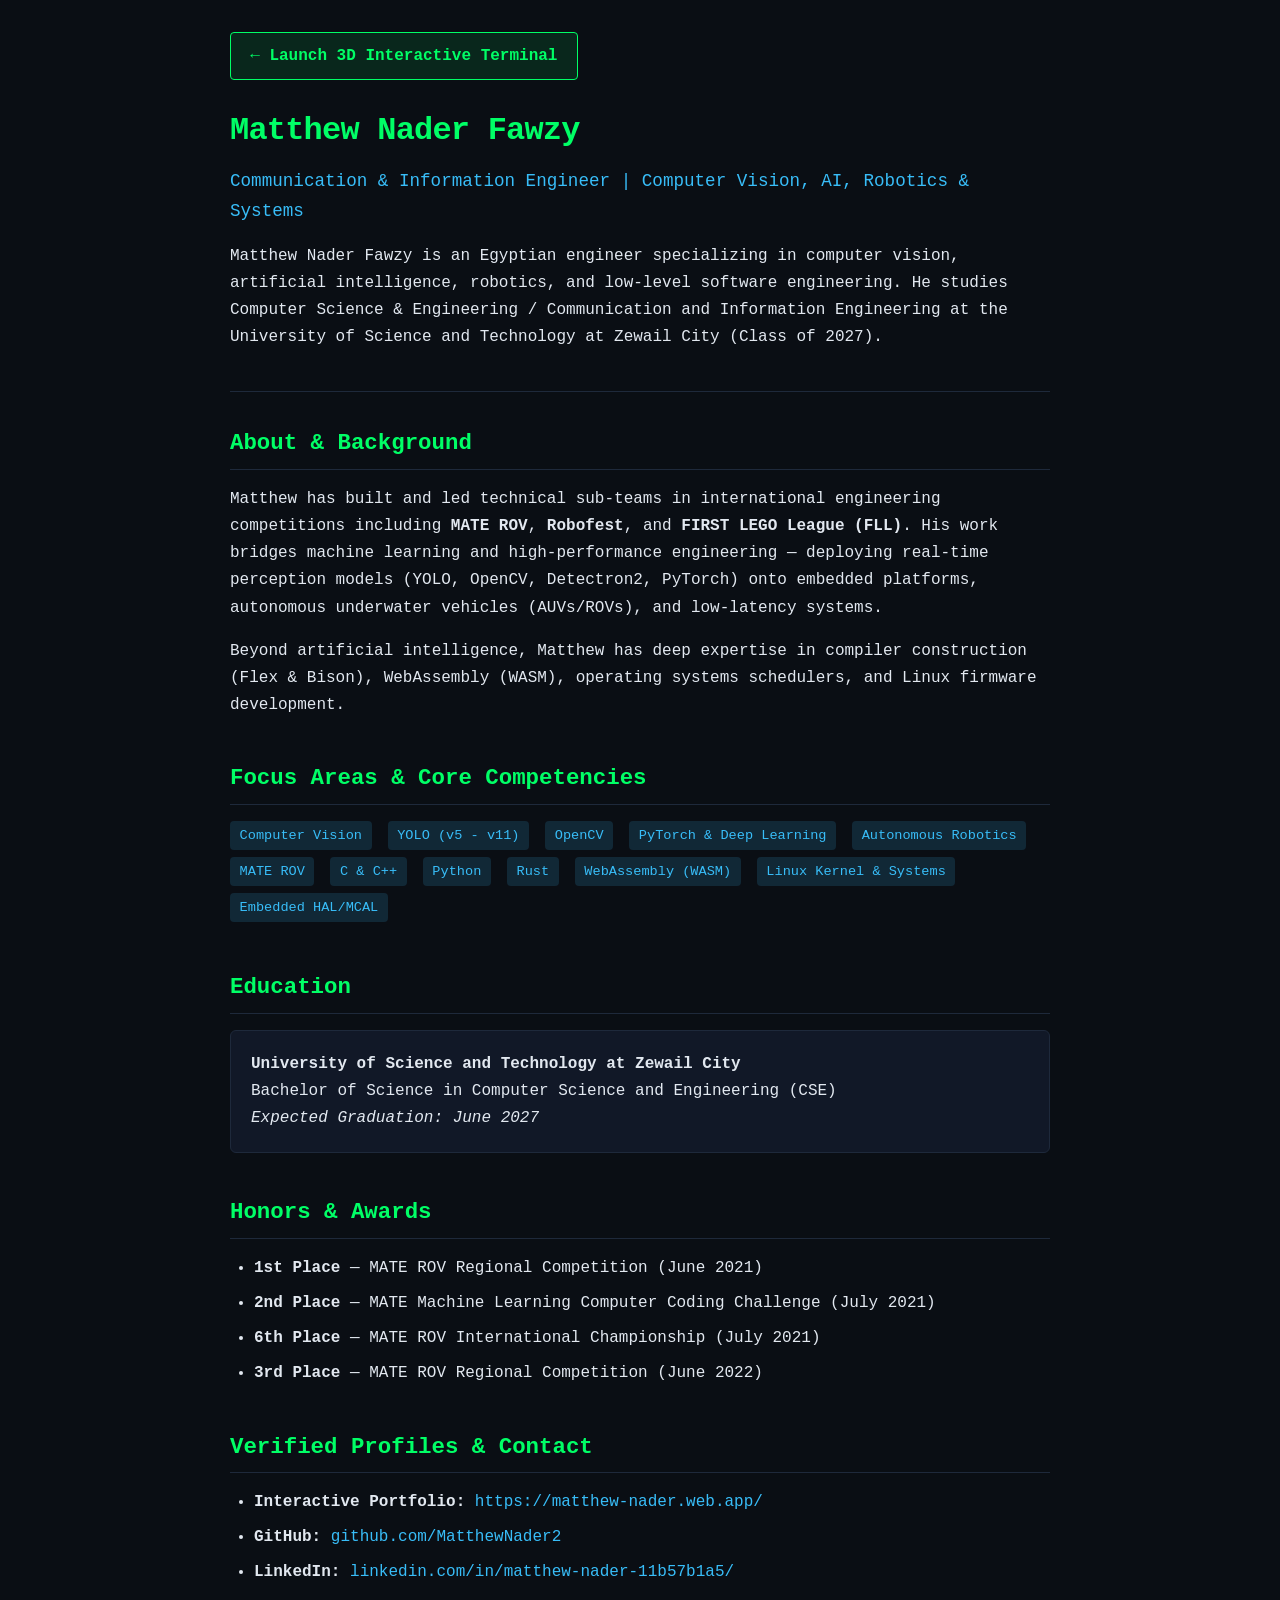
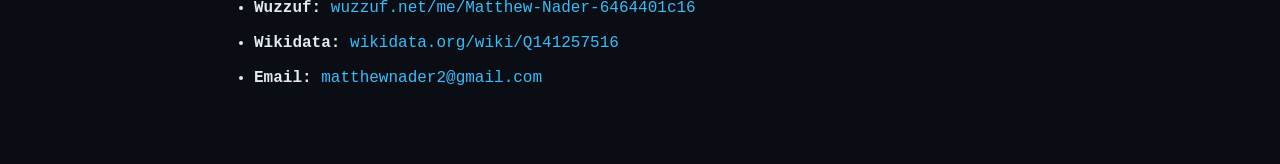
<file: frontend-vanilla/about/index.html>
<!doctype html>
<html lang="en" prefix="og: https://ogp.me/ns#">
<head>
    <meta charset="UTF-8" />
    <meta name="viewport" content="width=device-width, initial-scale=1.0" />
    <title>About Matthew Nader Fawzy | AI & Robotics Engineer</title>
    <meta name="title" content="About Matthew Nader Fawzy | AI & Robotics Engineer" />
    <meta name="description" content="Biography and technical background of Matthew Nader Fawzy, specializing in computer vision, AI, autonomous robotics, and low-level software engineering." />
    <meta name="author" content="Matthew Nader Fawzy" />
    <link rel="canonical" href="https://matthew-nader.web.app/about/" />
    <link rel="icon" type="image/x-icon" href="/AppIcon.ico" />

    <!-- Open Graph / LinkedIn / Facebook -->
    <meta property="og:type" content="profile" />
    <meta property="og:url" content="https://matthew-nader.web.app/about/" />
    <meta property="og:title" content="About Matthew Nader Fawzy | AI & Robotics Engineer" />
    <meta property="og:description" content="Biography and technical background of Matthew Nader Fawzy, specializing in computer vision, AI, autonomous robotics, and low-level software engineering." />
    <meta property="og:image" content="https://matthew-nader.web.app/assets/background.jpg" />

    <!-- Structured Data (JSON-LD) -->
    <script type="application/ld+json">
    {
      "@context": "https://schema.org",
      "@type": "AboutPage",
      "name": "About Matthew Nader Fawzy",
      "url": "https://matthew-nader.web.app/about",
      "mainEntity": {
        "@type": "Person",
        "@id": "https://matthew-nader.web.app/#person",
        "name": "Matthew Nader Fawzy",
        "alternateName": ["Matthew Nader", "MatthewNader2"],
        "jobTitle": "Communication and Information Engineer",
        "url": "https://matthew-nader.web.app/",
        "sameAs": [
          "https://www.wikidata.org/wiki/Q141257516",
          "https://github.com/MatthewNader2",
          "https://www.linkedin.com/in/matthew-nader-11b57b1a5/",
          "https://wuzzuf.net/me/Matthew-Nader-6464401c16"
        ],
        "alumniOf": {
          "@type": "EducationalOrganization",
          "name": "University of Science and Technology at Zewail City",
          "url": "https://www.zewailcity.edu.eg/"
        },
        "knowsAbout": [
          "Computer Vision",
          "Artificial Intelligence",
          "Autonomous Robotics",
          "Low-Level Systems Programming",
          "C++",
          "Python",
          "OpenCV",
          "PyTorch",
          "WebAssembly"
        ]
      }
    }
    </script>
    <style>
        :root {
            --bg: #0a0e14;
            --card-bg: #111827;
            --text: #e2e8f0;
            --accent: #00ff66;
            --accent-dim: #00bb4b;
            --cyan: #38bdf8;
            --border: #1e293b;
        }
        body {
            background-color: var(--bg);
            color: var(--text);
            font-family: ui-monospace, SFMono-Regular, Menlo, Monaco, Consolas, "Liberation Mono", monospace;
            line-height: 1.7;
            margin: 0;
            padding: 2rem 1rem;
        }
        .container {
            max-width: 820px;
            margin: 0 auto;
        }
        header {
            border-bottom: 1px solid var(--border);
            padding-bottom: 1.5rem;
            margin-bottom: 2rem;
        }
        h1 {
            color: var(--accent);
            font-size: 2rem;
            margin: 0 0 0.5rem 0;
            letter-spacing: -0.025em;
        }
        .subtitle {
            color: var(--cyan);
            font-size: 1.1rem;
            margin: 0 0 1rem 0;
        }
        .back-btn {
            display: inline-block;
            background: rgba(0, 255, 102, 0.1);
            color: var(--accent);
            border: 1px solid var(--accent);
            padding: 0.6rem 1.2rem;
            text-decoration: none;
            font-weight: bold;
            border-radius: 4px;
            transition: all 0.2s ease;
            margin-bottom: 1.5rem;
        }
        .back-btn:hover {
            background: var(--accent);
            color: #000;
        }
        section {
            margin-bottom: 2.5rem;
        }
        h2 {
            color: var(--accent);
            font-size: 1.4rem;
            border-bottom: 1px solid var(--border);
            padding-bottom: 0.4rem;
            margin-bottom: 1rem;
        }
        ul {
            padding-left: 1.5rem;
        }
        li {
            margin-bottom: 0.5rem;
        }
        a {
            color: var(--cyan);
            text-decoration: none;
        }
        a:hover {
            text-decoration: underline;
        }
        .card {
            background: var(--card-bg);
            border: 1px solid var(--border);
            padding: 1.25rem;
            border-radius: 6px;
            margin-bottom: 1rem;
        }
        .badge {
            display: inline-block;
            background: rgba(56, 189, 248, 0.15);
            color: var(--cyan);
            font-size: 0.85rem;
            padding: 0.2rem 0.6rem;
            border-radius: 4px;
            margin-right: 0.4rem;
            margin-bottom: 0.4rem;
        }
    </style>
</head>
<body>
    <div class="container">
        <a href="/" class="back-btn">&larr; Launch 3D Interactive Terminal</a>

        <header>
            <h1>Matthew Nader Fawzy</h1>
            <p class="subtitle">Communication & Information Engineer | Computer Vision, AI, Robotics & Systems</p>
            <p>
                Matthew Nader Fawzy is an Egyptian engineer specializing in computer vision, artificial intelligence, robotics, and low-level software engineering. He studies Computer Science & Engineering / Communication and Information Engineering at the University of Science and Technology at Zewail City (Class of 2027).
            </p>
        </header>

        <section id="biography">
            <h2>About & Background</h2>
            <p>
                Matthew has built and led technical sub-teams in international engineering competitions including <strong>MATE ROV</strong>, <strong>Robofest</strong>, and <strong>FIRST LEGO League (FLL)</strong>. His work bridges machine learning and high-performance engineering — deploying real-time perception models (YOLO, OpenCV, Detectron2, PyTorch) onto embedded platforms, autonomous underwater vehicles (AUVs/ROVs), and low-latency systems.
            </p>
            <p>
                Beyond artificial intelligence, Matthew has deep expertise in compiler construction (Flex & Bison), WebAssembly (WASM), operating systems schedulers, and Linux firmware development.
            </p>
        </section>

        <section id="focus-areas">
            <h2>Focus Areas & Core Competencies</h2>
            <div>
                <span class="badge">Computer Vision</span>
                <span class="badge">YOLO (v5 - v11)</span>
                <span class="badge">OpenCV</span>
                <span class="badge">PyTorch & Deep Learning</span>
                <span class="badge">Autonomous Robotics</span>
                <span class="badge">MATE ROV</span>
                <span class="badge">C & C++</span>
                <span class="badge">Python</span>
                <span class="badge">Rust</span>
                <span class="badge">WebAssembly (WASM)</span>
                <span class="badge">Linux Kernel & Systems</span>
                <span class="badge">Embedded HAL/MCAL</span>
            </div>
        </section>

        <section id="education">
            <h2>Education</h2>
            <div class="card">
                <strong>University of Science and Technology at Zewail City</strong><br />
                Bachelor of Science in Computer Science and Engineering (CSE)<br />
                <em>Expected Graduation: June 2027</em>
            </div>
        </section>

        <section id="honors">
            <h2>Honors & Awards</h2>
            <ul>
                <li><strong>1st Place</strong> — MATE ROV Regional Competition (June 2021)</li>
                <li><strong>2nd Place</strong> — MATE Machine Learning Computer Coding Challenge (July 2021)</li>
                <li><strong>6th Place</strong> — MATE ROV International Championship (July 2021)</li>
                <li><strong>3rd Place</strong> — MATE ROV Regional Competition (June 2022)</li>
            </ul>
        </section>

        <section id="profiles">
            <h2>Verified Profiles & Contact</h2>
            <ul>
                <li><strong>Interactive Portfolio:</strong> <a href="https://matthew-nader.web.app/">https://matthew-nader.web.app/</a></li>
                <li><strong>GitHub:</strong> <a href="https://github.com/MatthewNader2" target="_blank" rel="noopener noreferrer">github.com/MatthewNader2</a></li>
                <li><strong>LinkedIn:</strong> <a href="https://www.linkedin.com/in/matthew-nader-11b57b1a5/" target="_blank" rel="noopener noreferrer">linkedin.com/in/matthew-nader-11b57b1a5/</a></li>
                <li><strong>Wuzzuf:</strong> <a href="https://wuzzuf.net/me/Matthew-Nader-6464401c16" target="_blank" rel="noopener noreferrer">wuzzuf.net/me/Matthew-Nader-6464401c16</a></li>
                <li><strong>Wikidata:</strong> <a href="https://www.wikidata.org/wiki/Q141257516" target="_blank" rel="noopener noreferrer">wikidata.org/wiki/Q141257516</a></li>
                <li><strong>Email:</strong> <a href="mailto:matthewnader2@gmail.com">matthewnader2@gmail.com</a></li>
            </ul>
        </section>
    </div>
</body>
</html>
</file>
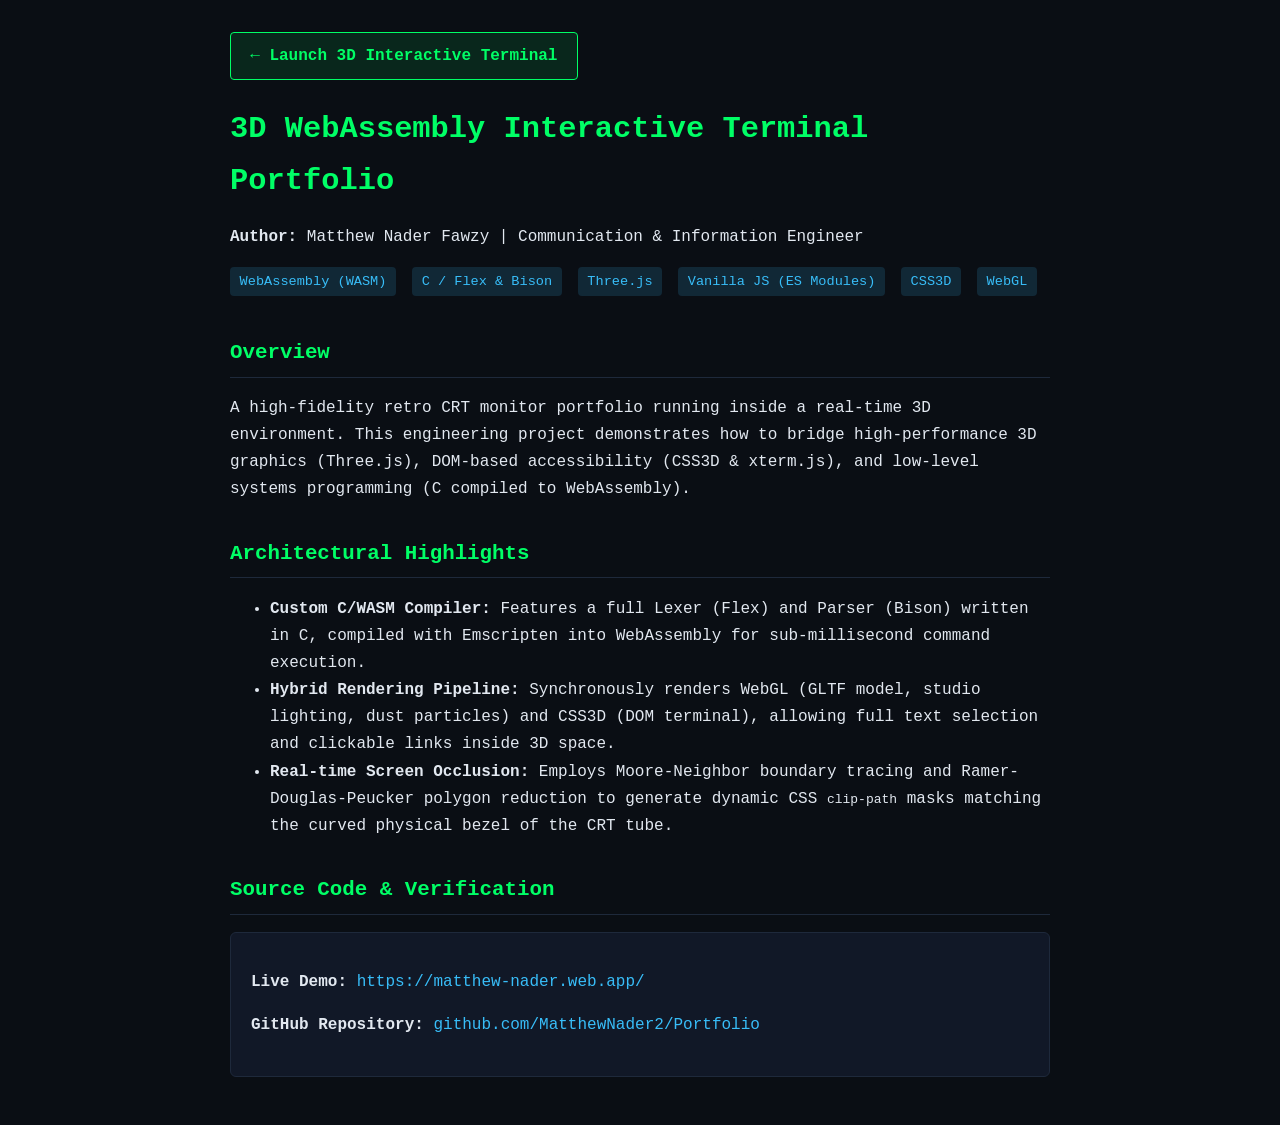
<file: frontend-vanilla/projects/3d-crt-terminal-portfolio/index.html>
<!doctype html>
<html lang="en" prefix="og: https://ogp.me/ns#">
<head>
    <meta charset="UTF-8" />
    <meta name="viewport" content="width=device-width, initial-scale=1.0" />
    <title>3D WebAssembly CRT Terminal Portfolio | Matthew Nader</title>
    <meta name="title" content="3D WebAssembly CRT Terminal Portfolio | Matthew Nader" />
    <meta name="description" content="Retro 3D CRT terminal portfolio simulating Linux with a custom C compiler compiled to WebAssembly, engineered by Matthew Nader Fawzy." />
    <meta name="author" content="Matthew Nader Fawzy" />
    <link rel="canonical" href="https://matthew-nader.web.app/projects/3d-crt-terminal-portfolio/" />
    <link rel="icon" type="image/x-icon" href="/AppIcon.ico" />

    <!-- Open Graph -->
    <meta property="og:type" content="article" />
    <meta property="og:url" content="https://matthew-nader.web.app/projects/3d-crt-terminal-portfolio/" />
    <meta property="og:title" content="3D WebAssembly CRT Terminal Portfolio | Matthew Nader" />
    <meta property="og:description" content="Retro 3D CRT terminal portfolio simulating Linux with a custom C compiler compiled to WebAssembly, engineered by Matthew Nader Fawzy." />

    <!-- Structured Data (JSON-LD) -->
    <script type="application/ld+json">
    {
      "@context": "https://schema.org",
      "@type": "SoftwareSourceCode",
      "name": "3D WebAssembly Interactive Terminal Portfolio",
      "author": {
        "@type": "Person",
        "name": "Matthew Nader Fawzy",
        "url": "https://matthew-nader.web.app/"
      },
      "programmingLanguage": ["C", "WebAssembly", "JavaScript", "Three.js"],
      "codeRepository": "https://github.com/MatthewNader2/Portfolio",
      "description": "High-performance hybrid 3D portfolio combining WebGL and CSS3D with an in-browser C command parser compiled via Emscripten to WebAssembly."
    }
    </script>
    <style>
        :root { --bg: #0a0e14; --card-bg: #111827; --text: #e2e8f0; --accent: #00ff66; --cyan: #38bdf8; --border: #1e293b; }
        body { background-color: var(--bg); color: var(--text); font-family: ui-monospace, monospace; line-height: 1.7; margin: 0; padding: 2rem 1rem; }
        .container { max-width: 820px; margin: 0 auto; }
        .back-btn { display: inline-block; background: rgba(0, 255, 102, 0.1); color: var(--accent); border: 1px solid var(--accent); padding: 0.6rem 1.2rem; text-decoration: none; font-weight: bold; border-radius: 4px; margin-bottom: 1.5rem; }
        .back-btn:hover { background: var(--accent); color: #000; }
        h1 { color: var(--accent); font-size: 1.9rem; margin: 0 0 0.5rem 0; }
        h2 { color: var(--accent); font-size: 1.3rem; border-bottom: 1px solid var(--border); padding-bottom: 0.4rem; margin-top: 2rem; }
        .badge { display: inline-block; background: rgba(56, 189, 248, 0.15); color: var(--cyan); font-size: 0.85rem; padding: 0.2rem 0.6rem; border-radius: 4px; margin-right: 0.4rem; margin-bottom: 0.4rem; }
        a { color: var(--cyan); text-decoration: none; }
        a:hover { text-decoration: underline; }
        .card { background: var(--card-bg); border: 1px solid var(--border); padding: 1.25rem; border-radius: 6px; margin: 1rem 0; }
    </style>
</head>
<body>
    <div class="container">
        <a href="/" class="back-btn">&larr; Launch 3D Interactive Terminal</a>
        <article>
            <header>
                <h1>3D WebAssembly Interactive Terminal Portfolio</h1>
                <p><strong>Author:</strong> Matthew Nader Fawzy | Communication & Information Engineer</p>
                <div>
                    <span class="badge">WebAssembly (WASM)</span>
                    <span class="badge">C / Flex & Bison</span>
                    <span class="badge">Three.js</span>
                    <span class="badge">Vanilla JS (ES Modules)</span>
                    <span class="badge">CSS3D</span>
                    <span class="badge">WebGL</span>
                </div>
            </header>

            <h2>Overview</h2>
            <p>
                A high-fidelity retro CRT monitor portfolio running inside a real-time 3D environment. This engineering project demonstrates how to bridge high-performance 3D graphics (Three.js), DOM-based accessibility (CSS3D & xterm.js), and low-level systems programming (C compiled to WebAssembly).
            </p>

            <h2>Architectural Highlights</h2>
            <ul>
                <li><strong>Custom C/WASM Compiler:</strong> Features a full Lexer (Flex) and Parser (Bison) written in C, compiled with Emscripten into WebAssembly for sub-millisecond command execution.</li>
                <li><strong>Hybrid Rendering Pipeline:</strong> Synchronously renders WebGL (GLTF model, studio lighting, dust particles) and CSS3D (DOM terminal), allowing full text selection and clickable links inside 3D space.</li>
                <li><strong>Real-time Screen Occlusion:</strong> Employs Moore-Neighbor boundary tracing and Ramer-Douglas-Peucker polygon reduction to generate dynamic CSS <code>clip-path</code> masks matching the curved physical bezel of the CRT tube.</li>
            </ul>

            <h2>Source Code & Verification</h2>
            <div class="card">
                <p><strong>Live Demo:</strong> <a href="https://matthew-nader.web.app/">https://matthew-nader.web.app/</a></p>
                <p><strong>GitHub Repository:</strong> <a href="https://github.com/MatthewNader2/Portfolio" target="_blank" rel="noopener noreferrer">github.com/MatthewNader2/Portfolio</a></p>
            </div>
        </article>
    </div>
</body>
</html>
</file>
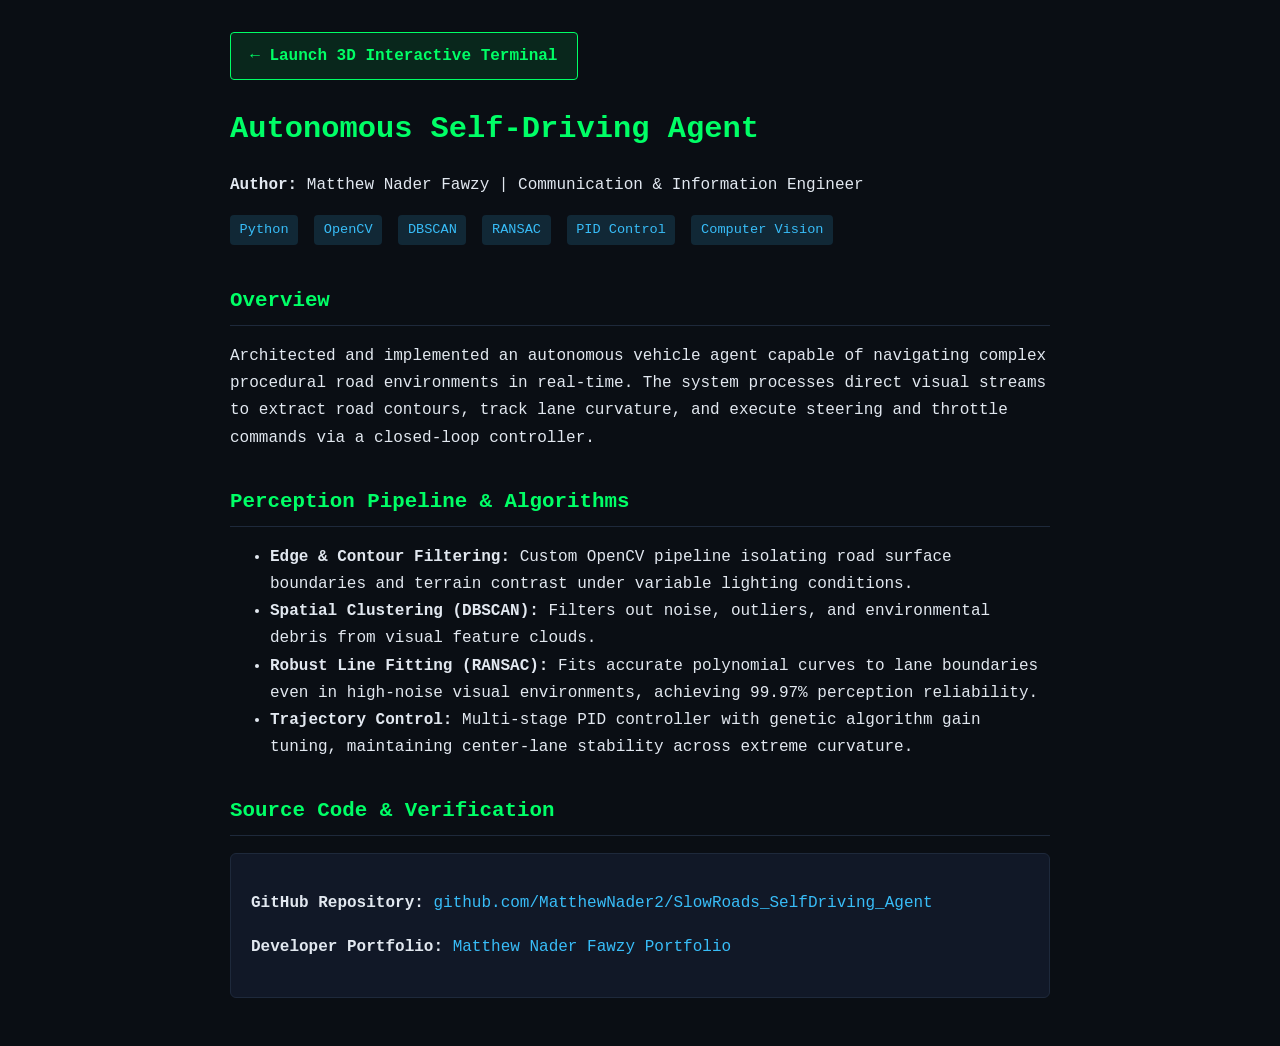
<file: frontend-vanilla/projects/autonomous-self-driving-agent/index.html>
<!doctype html>
<html lang="en" prefix="og: https://ogp.me/ns#">
<head>
    <meta charset="UTF-8" />
    <meta name="viewport" content="width=device-width, initial-scale=1.0" />
    <title>Autonomous Self-Driving Agent | Matthew Nader Fawzy</title>
    <meta name="title" content="Autonomous Self-Driving Agent | Matthew Nader Fawzy" />
    <meta name="description" content="Autonomous vehicle perception pipeline by Matthew Nader Fawzy using OpenCV, DBSCAN, RANSAC, and PID control with 99.97% accuracy." />
    <meta name="author" content="Matthew Nader Fawzy" />
    <link rel="canonical" href="https://matthew-nader.web.app/projects/autonomous-self-driving-agent/" />
    <link rel="icon" type="image/x-icon" href="/AppIcon.ico" />

    <!-- Open Graph -->
    <meta property="og:type" content="article" />
    <meta property="og:url" content="https://matthew-nader.web.app/projects/autonomous-self-driving-agent/" />
    <meta property="og:title" content="Autonomous Self-Driving Agent | Matthew Nader Fawzy" />
    <meta property="og:description" content="Autonomous vehicle perception pipeline by Matthew Nader Fawzy using OpenCV, DBSCAN, RANSAC, and PID control with 99.97% accuracy." />

    <!-- Structured Data (JSON-LD) -->
    <script type="application/ld+json">
    {
      "@context": "https://schema.org",
      "@type": "SoftwareSourceCode",
      "name": "Autonomous Self-Driving Agent",
      "author": {
        "@type": "Person",
        "name": "Matthew Nader Fawzy",
        "url": "https://matthew-nader.web.app/"
      },
      "programmingLanguage": ["Python", "OpenCV", "Flask"],
      "codeRepository": "https://github.com/MatthewNader2/SlowRoads_SelfDriving_Agent",
      "description": "Full-stack autonomous self-driving vehicle agent utilizing real-time computer vision, lane boundary detection with DBSCAN and RANSAC, and PID trajectory control."
    }
    </script>
    <style>
        :root { --bg: #0a0e14; --card-bg: #111827; --text: #e2e8f0; --accent: #00ff66; --cyan: #38bdf8; --border: #1e293b; }
        body { background-color: var(--bg); color: var(--text); font-family: ui-monospace, monospace; line-height: 1.7; margin: 0; padding: 2rem 1rem; }
        .container { max-width: 820px; margin: 0 auto; }
        .back-btn { display: inline-block; background: rgba(0, 255, 102, 0.1); color: var(--accent); border: 1px solid var(--accent); padding: 0.6rem 1.2rem; text-decoration: none; font-weight: bold; border-radius: 4px; margin-bottom: 1.5rem; }
        .back-btn:hover { background: var(--accent); color: #000; }
        h1 { color: var(--accent); font-size: 1.9rem; margin: 0 0 0.5rem 0; }
        h2 { color: var(--accent); font-size: 1.3rem; border-bottom: 1px solid var(--border); padding-bottom: 0.4rem; margin-top: 2rem; }
        .badge { display: inline-block; background: rgba(56, 189, 248, 0.15); color: var(--cyan); font-size: 0.85rem; padding: 0.2rem 0.6rem; border-radius: 4px; margin-right: 0.4rem; margin-bottom: 0.4rem; }
        a { color: var(--cyan); text-decoration: none; }
        a:hover { text-decoration: underline; }
        .card { background: var(--card-bg); border: 1px solid var(--border); padding: 1.25rem; border-radius: 6px; margin: 1rem 0; }
    </style>
</head>
<body>
    <div class="container">
        <a href="/" class="back-btn">&larr; Launch 3D Interactive Terminal</a>
        <article>
            <header>
                <h1>Autonomous Self-Driving Agent</h1>
                <p><strong>Author:</strong> Matthew Nader Fawzy | Communication & Information Engineer</p>
                <div>
                    <span class="badge">Python</span>
                    <span class="badge">OpenCV</span>
                    <span class="badge">DBSCAN</span>
                    <span class="badge">RANSAC</span>
                    <span class="badge">PID Control</span>
                    <span class="badge">Computer Vision</span>
                </div>
            </header>

            <h2>Overview</h2>
            <p>
                Architected and implemented an autonomous vehicle agent capable of navigating complex procedural road environments in real-time. The system processes direct visual streams to extract road contours, track lane curvature, and execute steering and throttle commands via a closed-loop controller.
            </p>

            <h2>Perception Pipeline & Algorithms</h2>
            <ul>
                <li><strong>Edge & Contour Filtering:</strong> Custom OpenCV pipeline isolating road surface boundaries and terrain contrast under variable lighting conditions.</li>
                <li><strong>Spatial Clustering (DBSCAN):</strong> Filters out noise, outliers, and environmental debris from visual feature clouds.</li>
                <li><strong>Robust Line Fitting (RANSAC):</strong> Fits accurate polynomial curves to lane boundaries even in high-noise visual environments, achieving 99.97% perception reliability.</li>
                <li><strong>Trajectory Control:</strong> Multi-stage PID controller with genetic algorithm gain tuning, maintaining center-lane stability across extreme curvature.</li>
            </ul>

            <h2>Source Code & Verification</h2>
            <div class="card">
                <p><strong>GitHub Repository:</strong> <a href="https://github.com/MatthewNader2/SlowRoads_SelfDriving_Agent" target="_blank" rel="noopener noreferrer">github.com/MatthewNader2/SlowRoads_SelfDriving_Agent</a></p>
                <p><strong>Developer Portfolio:</strong> <a href="https://matthew-nader.web.app/">Matthew Nader Fawzy Portfolio</a></p>
            </div>
        </article>
    </div>
</body>
</html>
</file>
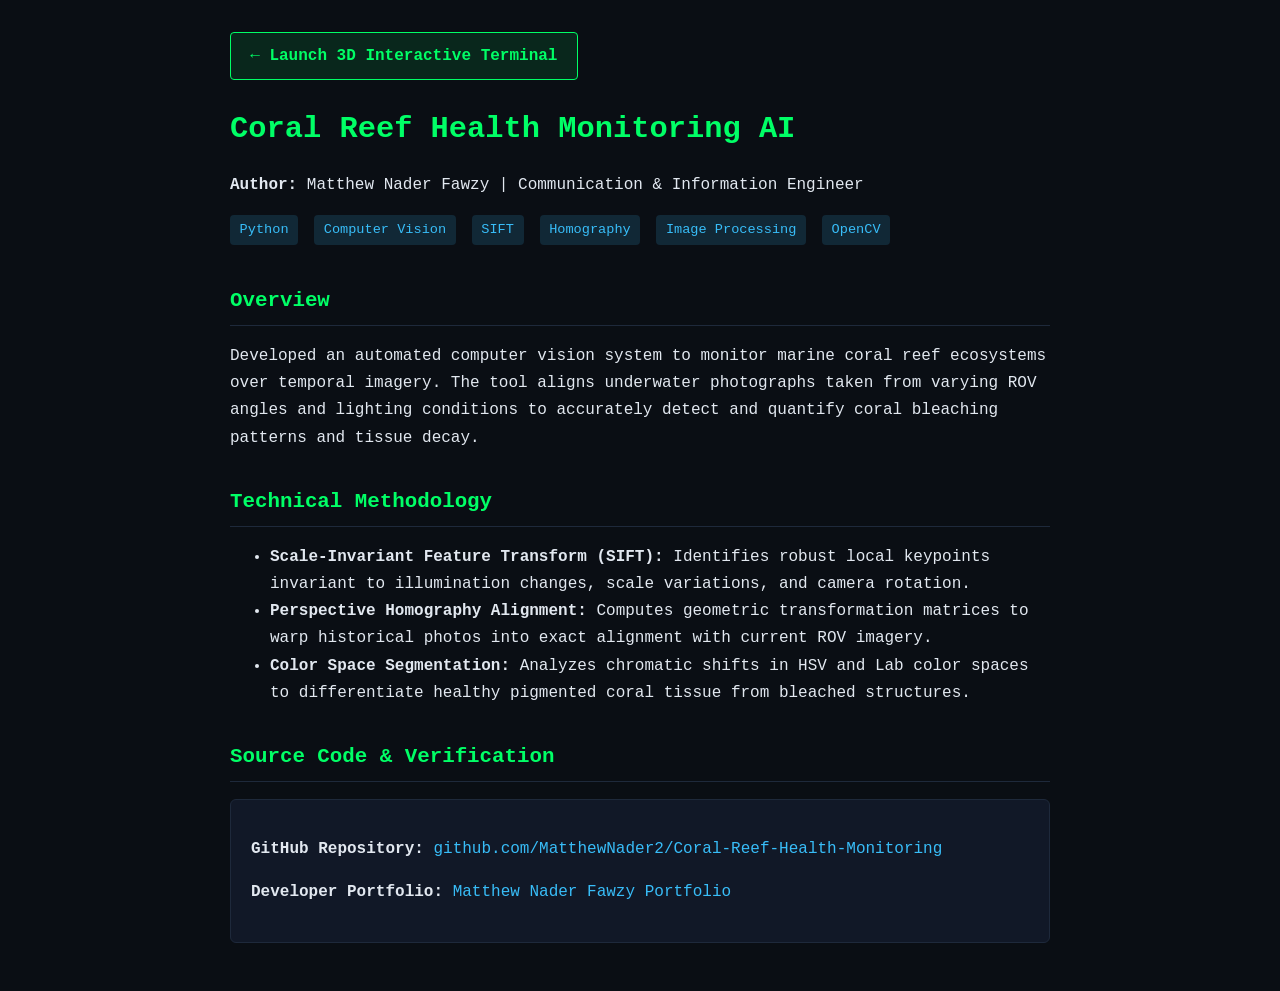
<file: frontend-vanilla/projects/coral-reef-health-monitoring/index.html>
<!doctype html>
<html lang="en" prefix="og: https://ogp.me/ns#">
<head>
    <meta charset="UTF-8" />
    <meta name="viewport" content="width=device-width, initial-scale=1.0" />
    <title>Coral Reef Health Monitoring AI | Matthew Nader Fawzy</title>
    <meta name="title" content="Coral Reef Health Monitoring AI | Matthew Nader Fawzy" />
    <meta name="description" content="Marine biology computer vision pipeline by Matthew Nader Fawzy tracking coral reef health and bleaching using SIFT and homography." />
    <meta name="author" content="Matthew Nader Fawzy" />
    <link rel="canonical" href="https://matthew-nader.web.app/projects/coral-reef-health-monitoring/" />
    <link rel="icon" type="image/x-icon" href="/AppIcon.ico" />

    <!-- Open Graph -->
    <meta property="og:type" content="article" />
    <meta property="og:url" content="https://matthew-nader.web.app/projects/coral-reef-health-monitoring/" />
    <meta property="og:title" content="Coral Reef Health Monitoring AI | Matthew Nader Fawzy" />
    <meta property="og:description" content="Marine biology computer vision pipeline by Matthew Nader Fawzy tracking coral reef health and bleaching using SIFT and homography." />

    <!-- Structured Data (JSON-LD) -->
    <script type="application/ld+json">
    {
      "@context": "https://schema.org",
      "@type": "SoftwareSourceCode",
      "name": "Coral Reef Health Monitoring AI",
      "author": {
        "@type": "Person",
        "name": "Matthew Nader Fawzy",
        "url": "https://matthew-nader.web.app/"
      },
      "programmingLanguage": ["Python", "OpenCV", "PyTorch"],
      "codeRepository": "https://github.com/MatthewNader2/Coral-Reef-Health-Monitoring",
      "description": "Marine ecology computer vision pipeline utilizing SIFT keypoint detection and perspective homography to quantify coral bleaching progression."
    }
    </script>
    <style>
        :root { --bg: #0a0e14; --card-bg: #111827; --text: #e2e8f0; --accent: #00ff66; --cyan: #38bdf8; --border: #1e293b; }
        body { background-color: var(--bg); color: var(--text); font-family: ui-monospace, monospace; line-height: 1.7; margin: 0; padding: 2rem 1rem; }
        .container { max-width: 820px; margin: 0 auto; }
        .back-btn { display: inline-block; background: rgba(0, 255, 102, 0.1); color: var(--accent); border: 1px solid var(--accent); padding: 0.6rem 1.2rem; text-decoration: none; font-weight: bold; border-radius: 4px; margin-bottom: 1.5rem; }
        .back-btn:hover { background: var(--accent); color: #000; }
        h1 { color: var(--accent); font-size: 1.9rem; margin: 0 0 0.5rem 0; }
        h2 { color: var(--accent); font-size: 1.3rem; border-bottom: 1px solid var(--border); padding-bottom: 0.4rem; margin-top: 2rem; }
        .badge { display: inline-block; background: rgba(56, 189, 248, 0.15); color: var(--cyan); font-size: 0.85rem; padding: 0.2rem 0.6rem; border-radius: 4px; margin-right: 0.4rem; margin-bottom: 0.4rem; }
        a { color: var(--cyan); text-decoration: none; }
        a:hover { text-decoration: underline; }
        .card { background: var(--card-bg); border: 1px solid var(--border); padding: 1.25rem; border-radius: 6px; margin: 1rem 0; }
    </style>
</head>
<body>
    <div class="container">
        <a href="/" class="back-btn">&larr; Launch 3D Interactive Terminal</a>
        <article>
            <header>
                <h1>Coral Reef Health Monitoring AI</h1>
                <p><strong>Author:</strong> Matthew Nader Fawzy | Communication & Information Engineer</p>
                <div>
                    <span class="badge">Python</span>
                    <span class="badge">Computer Vision</span>
                    <span class="badge">SIFT</span>
                    <span class="badge">Homography</span>
                    <span class="badge">Image Processing</span>
                    <span class="badge">OpenCV</span>
                </div>
            </header>

            <h2>Overview</h2>
            <p>
                Developed an automated computer vision system to monitor marine coral reef ecosystems over temporal imagery. The tool aligns underwater photographs taken from varying ROV angles and lighting conditions to accurately detect and quantify coral bleaching patterns and tissue decay.
            </p>

            <h2>Technical Methodology</h2>
            <ul>
                <li><strong>Scale-Invariant Feature Transform (SIFT):</strong> Identifies robust local keypoints invariant to illumination changes, scale variations, and camera rotation.</li>
                <li><strong>Perspective Homography Alignment:</strong> Computes geometric transformation matrices to warp historical photos into exact alignment with current ROV imagery.</li>
                <li><strong>Color Space Segmentation:</strong> Analyzes chromatic shifts in HSV and Lab color spaces to differentiate healthy pigmented coral tissue from bleached structures.</li>
            </ul>

            <h2>Source Code & Verification</h2>
            <div class="card">
                <p><strong>GitHub Repository:</strong> <a href="https://github.com/MatthewNader2/Coral-Reef-Health-Monitoring" target="_blank" rel="noopener noreferrer">github.com/MatthewNader2/Coral-Reef-Health-Monitoring</a></p>
                <p><strong>Developer Portfolio:</strong> <a href="https://matthew-nader.web.app/">Matthew Nader Fawzy Portfolio</a></p>
            </div>
        </article>
    </div>
</body>
</html>
</file>
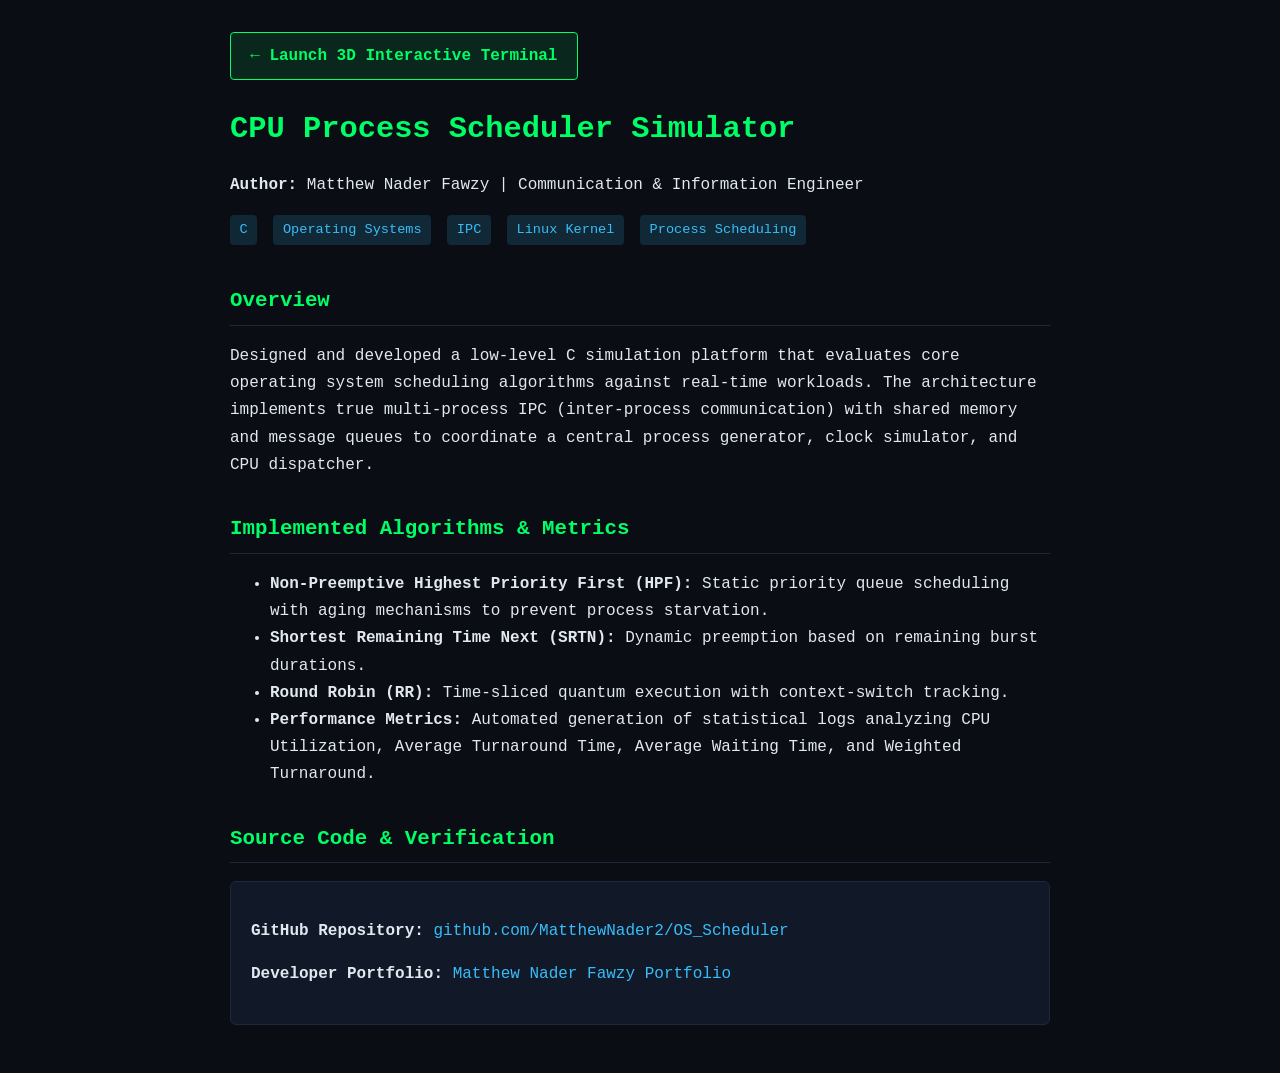
<file: frontend-vanilla/projects/cpu-process-scheduler/index.html>
<!doctype html>
<html lang="en" prefix="og: https://ogp.me/ns#">
<head>
    <meta charset="UTF-8" />
    <meta name="viewport" content="width=device-width, initial-scale=1.0" />
    <title>CPU Process Scheduler Simulator | Matthew Nader Fawzy</title>
    <meta name="title" content="CPU Process Scheduler Simulator | Matthew Nader Fawzy" />
    <meta name="description" content="Low-level Unix CPU scheduling simulator in C by Matthew Nader Fawzy. Implements HPF, Round Robin, and SRTN with IPC synchronization." />
    <meta name="author" content="Matthew Nader Fawzy" />
    <link rel="canonical" href="https://matthew-nader.web.app/projects/cpu-process-scheduler/" />
    <link rel="icon" type="image/x-icon" href="/AppIcon.ico" />

    <!-- Open Graph -->
    <meta property="og:type" content="article" />
    <meta property="og:url" content="https://matthew-nader.web.app/projects/cpu-process-scheduler/" />
    <meta property="og:title" content="CPU Process Scheduler Simulator | Matthew Nader Fawzy" />
    <meta property="og:description" content="Low-level Unix CPU scheduling simulator in C by Matthew Nader Fawzy. Implements HPF, Round Robin, and SRTN with IPC synchronization." />

    <!-- Structured Data (JSON-LD) -->
    <script type="application/ld+json">
    {
      "@context": "https://schema.org",
      "@type": "SoftwareSourceCode",
      "name": "CPU Process Scheduler Simulator",
      "author": {
        "@type": "Person",
        "name": "Matthew Nader Fawzy",
        "url": "https://matthew-nader.web.app/"
      },
      "programmingLanguage": ["C", "Linux", "Bash"],
      "codeRepository": "https://github.com/MatthewNader2/OS_Scheduler",
      "description": "C simulation evaluating operating system process scheduling algorithms, IPC synchronization, and CPU performance metrics."
    }
    </script>
    <style>
        :root { --bg: #0a0e14; --card-bg: #111827; --text: #e2e8f0; --accent: #00ff66; --cyan: #38bdf8; --border: #1e293b; }
        body { background-color: var(--bg); color: var(--text); font-family: ui-monospace, monospace; line-height: 1.7; margin: 0; padding: 2rem 1rem; }
        .container { max-width: 820px; margin: 0 auto; }
        .back-btn { display: inline-block; background: rgba(0, 255, 102, 0.1); color: var(--accent); border: 1px solid var(--accent); padding: 0.6rem 1.2rem; text-decoration: none; font-weight: bold; border-radius: 4px; margin-bottom: 1.5rem; }
        .back-btn:hover { background: var(--accent); color: #000; }
        h1 { color: var(--accent); font-size: 1.9rem; margin: 0 0 0.5rem 0; }
        h2 { color: var(--accent); font-size: 1.3rem; border-bottom: 1px solid var(--border); padding-bottom: 0.4rem; margin-top: 2rem; }
        .badge { display: inline-block; background: rgba(56, 189, 248, 0.15); color: var(--cyan); font-size: 0.85rem; padding: 0.2rem 0.6rem; border-radius: 4px; margin-right: 0.4rem; margin-bottom: 0.4rem; }
        a { color: var(--cyan); text-decoration: none; }
        a:hover { text-decoration: underline; }
        .card { background: var(--card-bg); border: 1px solid var(--border); padding: 1.25rem; border-radius: 6px; margin: 1rem 0; }
    </style>
</head>
<body>
    <div class="container">
        <a href="/" class="back-btn">&larr; Launch 3D Interactive Terminal</a>
        <article>
            <header>
                <h1>CPU Process Scheduler Simulator</h1>
                <p><strong>Author:</strong> Matthew Nader Fawzy | Communication & Information Engineer</p>
                <div>
                    <span class="badge">C</span>
                    <span class="badge">Operating Systems</span>
                    <span class="badge">IPC</span>
                    <span class="badge">Linux Kernel</span>
                    <span class="badge">Process Scheduling</span>
                </div>
            </header>

            <h2>Overview</h2>
            <p>
                Designed and developed a low-level C simulation platform that evaluates core operating system scheduling algorithms against real-time workloads. The architecture implements true multi-process IPC (inter-process communication) with shared memory and message queues to coordinate a central process generator, clock simulator, and CPU dispatcher.
            </p>

            <h2>Implemented Algorithms & Metrics</h2>
            <ul>
                <li><strong>Non-Preemptive Highest Priority First (HPF):</strong> Static priority queue scheduling with aging mechanisms to prevent process starvation.</li>
                <li><strong>Shortest Remaining Time Next (SRTN):</strong> Dynamic preemption based on remaining burst durations.</li>
                <li><strong>Round Robin (RR):</strong> Time-sliced quantum execution with context-switch tracking.</li>
                <li><strong>Performance Metrics:</strong> Automated generation of statistical logs analyzing CPU Utilization, Average Turnaround Time, Average Waiting Time, and Weighted Turnaround.</li>
            </ul>

            <h2>Source Code & Verification</h2>
            <div class="card">
                <p><strong>GitHub Repository:</strong> <a href="https://github.com/MatthewNader2/OS_Scheduler" target="_blank" rel="noopener noreferrer">github.com/MatthewNader2/OS_Scheduler</a></p>
                <p><strong>Developer Portfolio:</strong> <a href="https://matthew-nader.web.app/">Matthew Nader Fawzy Portfolio</a></p>
            </div>
        </article>
    </div>
</body>
</html>
</file>
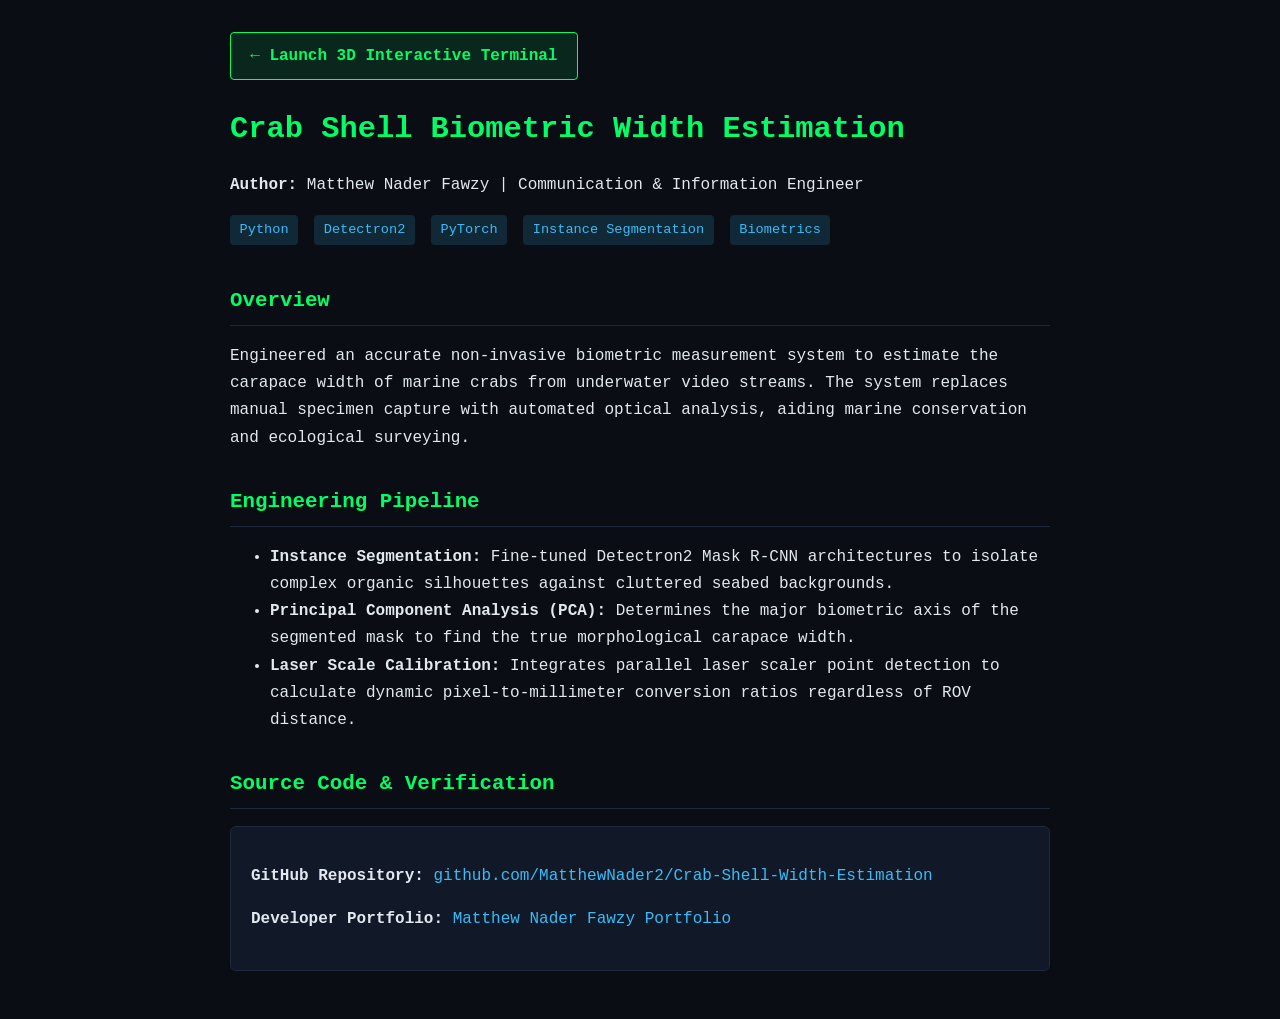
<file: frontend-vanilla/projects/crab-shell-biometrics/index.html>
<!doctype html>
<html lang="en" prefix="og: https://ogp.me/ns#">
<head>
    <meta charset="UTF-8" />
    <meta name="viewport" content="width=device-width, initial-scale=1.0" />
    <title>Crab Shell Biometric Width Estimation | Matthew Nader Fawzy</title>
    <meta name="title" content="Crab Shell Biometric Width Estimation | Matthew Nader Fawzy" />
    <meta name="description" content="Computer vision system estimating crab shell dimensions from ROV footage using Detectron2 instance segmentation, by Matthew Nader Fawzy." />
    <meta name="author" content="Matthew Nader Fawzy" />
    <link rel="canonical" href="https://matthew-nader.web.app/projects/crab-shell-biometrics/" />
    <link rel="icon" type="image/x-icon" href="/AppIcon.ico" />

    <!-- Open Graph -->
    <meta property="og:type" content="article" />
    <meta property="og:url" content="https://matthew-nader.web.app/projects/crab-shell-biometrics/" />
    <meta property="og:title" content="Crab Shell Biometric Width Estimation | Matthew Nader Fawzy" />
    <meta property="og:description" content="Computer vision system estimating crab shell dimensions from ROV footage using Detectron2 instance segmentation, by Matthew Nader Fawzy." />

    <!-- Structured Data (JSON-LD) -->
    <script type="application/ld+json">
    {
      "@context": "https://schema.org",
      "@type": "SoftwareSourceCode",
      "name": "Crab Shell Biometric Width Estimation",
      "author": {
        "@type": "Person",
        "name": "Matthew Nader Fawzy",
        "url": "https://matthew-nader.web.app/"
      },
      "programmingLanguage": ["Python", "PyTorch", "Detectron2"],
      "codeRepository": "https://github.com/MatthewNader2/Crab-Shell-Width-Estimation",
      "description": "Deep instance segmentation pipeline calculating real-world biometric carapace width measurements from optical marine video."
    }
    </script>
    <style>
        :root { --bg: #0a0e14; --card-bg: #111827; --text: #e2e8f0; --accent: #00ff66; --cyan: #38bdf8; --border: #1e293b; }
        body { background-color: var(--bg); color: var(--text); font-family: ui-monospace, monospace; line-height: 1.7; margin: 0; padding: 2rem 1rem; }
        .container { max-width: 820px; margin: 0 auto; }
        .back-btn { display: inline-block; background: rgba(0, 255, 102, 0.1); color: var(--accent); border: 1px solid var(--accent); padding: 0.6rem 1.2rem; text-decoration: none; font-weight: bold; border-radius: 4px; margin-bottom: 1.5rem; }
        .back-btn:hover { background: var(--accent); color: #000; }
        h1 { color: var(--accent); font-size: 1.9rem; margin: 0 0 0.5rem 0; }
        h2 { color: var(--accent); font-size: 1.3rem; border-bottom: 1px solid var(--border); padding-bottom: 0.4rem; margin-top: 2rem; }
        .badge { display: inline-block; background: rgba(56, 189, 248, 0.15); color: var(--cyan); font-size: 0.85rem; padding: 0.2rem 0.6rem; border-radius: 4px; margin-right: 0.4rem; margin-bottom: 0.4rem; }
        a { color: var(--cyan); text-decoration: none; }
        a:hover { text-decoration: underline; }
        .card { background: var(--card-bg); border: 1px solid var(--border); padding: 1.25rem; border-radius: 6px; margin: 1rem 0; }
    </style>
</head>
<body>
    <div class="container">
        <a href="/" class="back-btn">&larr; Launch 3D Interactive Terminal</a>
        <article>
            <header>
                <h1>Crab Shell Biometric Width Estimation</h1>
                <p><strong>Author:</strong> Matthew Nader Fawzy | Communication & Information Engineer</p>
                <div>
                    <span class="badge">Python</span>
                    <span class="badge">Detectron2</span>
                    <span class="badge">PyTorch</span>
                    <span class="badge">Instance Segmentation</span>
                    <span class="badge">Biometrics</span>
                </div>
            </header>

            <h2>Overview</h2>
            <p>
                Engineered an accurate non-invasive biometric measurement system to estimate the carapace width of marine crabs from underwater video streams. The system replaces manual specimen capture with automated optical analysis, aiding marine conservation and ecological surveying.
            </p>

            <h2>Engineering Pipeline</h2>
            <ul>
                <li><strong>Instance Segmentation:</strong> Fine-tuned Detectron2 Mask R-CNN architectures to isolate complex organic silhouettes against cluttered seabed backgrounds.</li>
                <li><strong>Principal Component Analysis (PCA):</strong> Determines the major biometric axis of the segmented mask to find the true morphological carapace width.</li>
                <li><strong>Laser Scale Calibration:</strong> Integrates parallel laser scaler point detection to calculate dynamic pixel-to-millimeter conversion ratios regardless of ROV distance.</li>
            </ul>

            <h2>Source Code & Verification</h2>
            <div class="card">
                <p><strong>GitHub Repository:</strong> <a href="https://github.com/MatthewNader2/Crab-Shell-Width-Estimation" target="_blank" rel="noopener noreferrer">github.com/MatthewNader2/Crab-Shell-Width-Estimation</a></p>
                <p><strong>Developer Portfolio:</strong> <a href="https://matthew-nader.web.app/">Matthew Nader Fawzy Portfolio</a></p>
            </div>
        </article>
    </div>
</body>
</html>
</file>
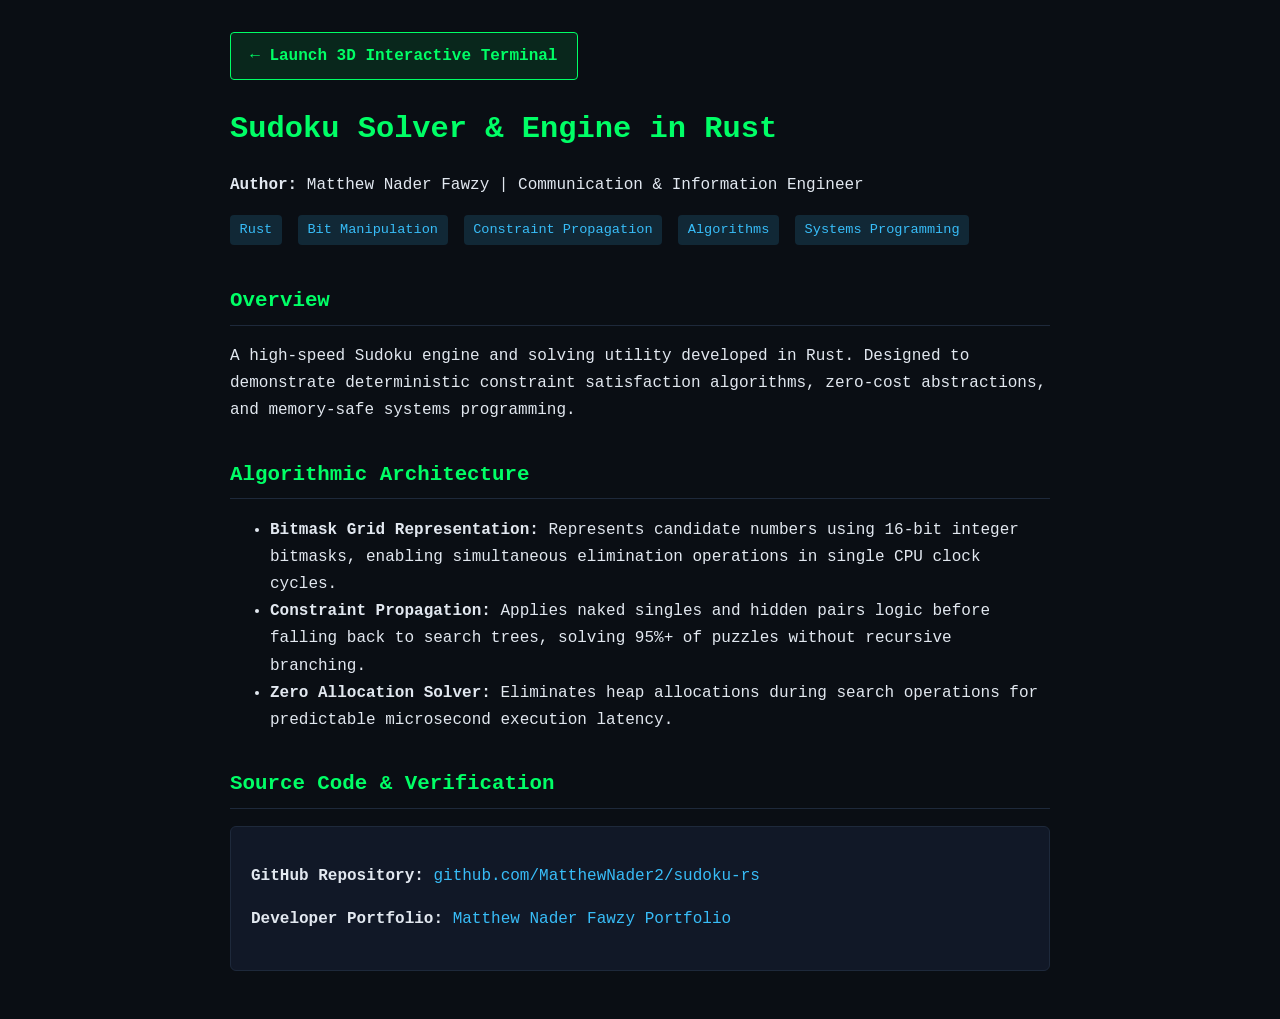
<file: frontend-vanilla/projects/sudoku-rs-engine/index.html>
<!doctype html>
<html lang="en" prefix="og: https://ogp.me/ns#">
<head>
    <meta charset="UTF-8" />
    <meta name="viewport" content="width=device-width, initial-scale=1.0" />
    <title>Sudoku Solver & Engine in Rust | Matthew Nader Fawzy</title>
    <meta name="title" content="Sudoku Solver & Engine in Rust | Matthew Nader Fawzy" />
    <meta name="description" content="High-speed Sudoku solver and generator in Rust utilizing bit manipulation, backtracking search, and constraint propagation by Matthew Nader." />
    <meta name="author" content="Matthew Nader Fawzy" />
    <link rel="canonical" href="https://matthew-nader.web.app/projects/sudoku-rs-engine/" />
    <link rel="icon" type="image/x-icon" href="/AppIcon.ico" />

    <!-- Open Graph -->
    <meta property="og:type" content="article" />
    <meta property="og:url" content="https://matthew-nader.web.app/projects/sudoku-rs-engine/" />
    <meta property="og:title" content="Sudoku Solver & Engine in Rust | Matthew Nader Fawzy" />
    <meta property="og:description" content="High-speed Sudoku solver and generator in Rust utilizing bit manipulation, backtracking search, and constraint propagation by Matthew Nader." />

    <!-- Structured Data (JSON-LD) -->
    <script type="application/ld+json">
    {
      "@context": "https://schema.org",
      "@type": "SoftwareSourceCode",
      "name": "Sudoku Solver & Engine in Rust",
      "author": {
        "@type": "Person",
        "name": "Matthew Nader Fawzy",
        "url": "https://matthew-nader.web.app/"
      },
      "programmingLanguage": ["Rust", "Systems Programming"],
      "codeRepository": "https://github.com/MatthewNader2/sudoku-rs",
      "description": "Blazing-fast Sudoku puzzle generator and solver written in Rust utilizing bit manipulation and constraint propagation."
    }
    </script>
    <style>
        :root { --bg: #0a0e14; --card-bg: #111827; --text: #e2e8f0; --accent: #00ff66; --cyan: #38bdf8; --border: #1e293b; }
        body { background-color: var(--bg); color: var(--text); font-family: ui-monospace, monospace; line-height: 1.7; margin: 0; padding: 2rem 1rem; }
        .container { max-width: 820px; margin: 0 auto; }
        .back-btn { display: inline-block; background: rgba(0, 255, 102, 0.1); color: var(--accent); border: 1px solid var(--accent); padding: 0.6rem 1.2rem; text-decoration: none; font-weight: bold; border-radius: 4px; margin-bottom: 1.5rem; }
        .back-btn:hover { background: var(--accent); color: #000; }
        h1 { color: var(--accent); font-size: 1.9rem; margin: 0 0 0.5rem 0; }
        h2 { color: var(--accent); font-size: 1.3rem; border-bottom: 1px solid var(--border); padding-bottom: 0.4rem; margin-top: 2rem; }
        .badge { display: inline-block; background: rgba(56, 189, 248, 0.15); color: var(--cyan); font-size: 0.85rem; padding: 0.2rem 0.6rem; border-radius: 4px; margin-right: 0.4rem; margin-bottom: 0.4rem; }
        a { color: var(--cyan); text-decoration: none; }
        a:hover { text-decoration: underline; }
        .card { background: var(--card-bg); border: 1px solid var(--border); padding: 1.25rem; border-radius: 6px; margin: 1rem 0; }
    </style>
</head>
<body>
    <div class="container">
        <a href="/" class="back-btn">&larr; Launch 3D Interactive Terminal</a>
        <article>
            <header>
                <h1>Sudoku Solver & Engine in Rust</h1>
                <p><strong>Author:</strong> Matthew Nader Fawzy | Communication & Information Engineer</p>
                <div>
                    <span class="badge">Rust</span>
                    <span class="badge">Bit Manipulation</span>
                    <span class="badge">Constraint Propagation</span>
                    <span class="badge">Algorithms</span>
                    <span class="badge">Systems Programming</span>
                </div>
            </header>

            <h2>Overview</h2>
            <p>
                A high-speed Sudoku engine and solving utility developed in Rust. Designed to demonstrate deterministic constraint satisfaction algorithms, zero-cost abstractions, and memory-safe systems programming.
            </p>

            <h2>Algorithmic Architecture</h2>
            <ul>
                <li><strong>Bitmask Grid Representation:</strong> Represents candidate numbers using 16-bit integer bitmasks, enabling simultaneous elimination operations in single CPU clock cycles.</li>
                <li><strong>Constraint Propagation:</strong> Applies naked singles and hidden pairs logic before falling back to search trees, solving 95%+ of puzzles without recursive branching.</li>
                <li><strong>Zero Allocation Solver:</strong> Eliminates heap allocations during search operations for predictable microsecond execution latency.</li>
            </ul>

            <h2>Source Code & Verification</h2>
            <div class="card">
                <p><strong>GitHub Repository:</strong> <a href="https://github.com/MatthewNader2/sudoku-rs" target="_blank" rel="noopener noreferrer">github.com/MatthewNader2/sudoku-rs</a></p>
                <p><strong>Developer Portfolio:</strong> <a href="https://matthew-nader.web.app/">Matthew Nader Fawzy Portfolio</a></p>
            </div>
        </article>
    </div>
</body>
</html>
</file>
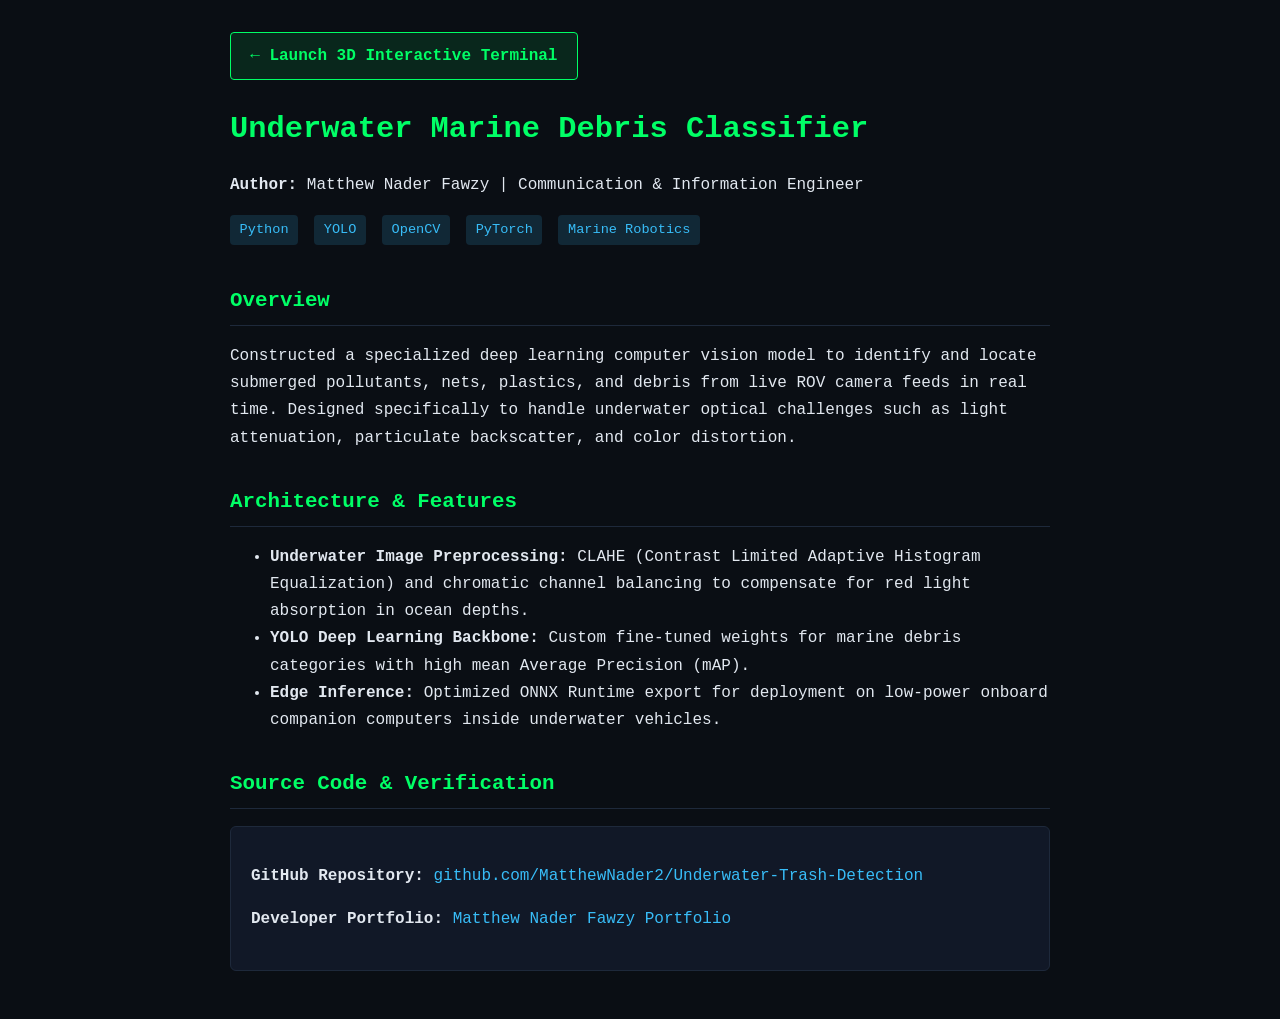
<file: frontend-vanilla/projects/underwater-marine-debris/index.html>
<!doctype html>
<html lang="en" prefix="og: https://ogp.me/ns#">
<head>
    <meta charset="UTF-8" />
    <meta name="viewport" content="width=device-width, initial-scale=1.0" />
    <title>Underwater Marine Debris Classifier | Matthew Nader Fawzy</title>
    <meta name="title" content="Underwater Marine Debris Classifier | Matthew Nader Fawzy" />
    <meta name="description" content="AI computer vision system by Matthew Nader Fawzy detecting and classifying submerged marine debris and plastics from underwater ROV streams." />
    <meta name="author" content="Matthew Nader Fawzy" />
    <link rel="canonical" href="https://matthew-nader.web.app/projects/underwater-marine-debris/" />
    <link rel="icon" type="image/x-icon" href="/AppIcon.ico" />

    <!-- Open Graph -->
    <meta property="og:type" content="article" />
    <meta property="og:url" content="https://matthew-nader.web.app/projects/underwater-marine-debris/" />
    <meta property="og:title" content="Underwater Marine Debris Classifier | Matthew Nader Fawzy" />
    <meta property="og:description" content="AI computer vision system by Matthew Nader Fawzy detecting and classifying submerged marine debris and plastics from underwater ROV streams." />

    <!-- Structured Data (JSON-LD) -->
    <script type="application/ld+json">
    {
      "@context": "https://schema.org",
      "@type": "SoftwareSourceCode",
      "name": "Underwater Marine Debris Classifier",
      "author": {
        "@type": "Person",
        "name": "Matthew Nader Fawzy",
        "url": "https://matthew-nader.web.app/"
      },
      "programmingLanguage": ["Python", "YOLO", "OpenCV", "PyTorch"],
      "codeRepository": "https://github.com/MatthewNader2/Underwater-Trash-Detection",
      "description": "Deep learning object detection model optimized for underwater optical conditions to classify submerged plastics and ocean debris."
    }
    </script>
    <style>
        :root { --bg: #0a0e14; --card-bg: #111827; --text: #e2e8f0; --accent: #00ff66; --cyan: #38bdf8; --border: #1e293b; }
        body { background-color: var(--bg); color: var(--text); font-family: ui-monospace, monospace; line-height: 1.7; margin: 0; padding: 2rem 1rem; }
        .container { max-width: 820px; margin: 0 auto; }
        .back-btn { display: inline-block; background: rgba(0, 255, 102, 0.1); color: var(--accent); border: 1px solid var(--accent); padding: 0.6rem 1.2rem; text-decoration: none; font-weight: bold; border-radius: 4px; margin-bottom: 1.5rem; }
        .back-btn:hover { background: var(--accent); color: #000; }
        h1 { color: var(--accent); font-size: 1.9rem; margin: 0 0 0.5rem 0; }
        h2 { color: var(--accent); font-size: 1.3rem; border-bottom: 1px solid var(--border); padding-bottom: 0.4rem; margin-top: 2rem; }
        .badge { display: inline-block; background: rgba(56, 189, 248, 0.15); color: var(--cyan); font-size: 0.85rem; padding: 0.2rem 0.6rem; border-radius: 4px; margin-right: 0.4rem; margin-bottom: 0.4rem; }
        a { color: var(--cyan); text-decoration: none; }
        a:hover { text-decoration: underline; }
        .card { background: var(--card-bg); border: 1px solid var(--border); padding: 1.25rem; border-radius: 6px; margin: 1rem 0; }
    </style>
</head>
<body>
    <div class="container">
        <a href="/" class="back-btn">&larr; Launch 3D Interactive Terminal</a>
        <article>
            <header>
                <h1>Underwater Marine Debris Classifier</h1>
                <p><strong>Author:</strong> Matthew Nader Fawzy | Communication & Information Engineer</p>
                <div>
                    <span class="badge">Python</span>
                    <span class="badge">YOLO</span>
                    <span class="badge">OpenCV</span>
                    <span class="badge">PyTorch</span>
                    <span class="badge">Marine Robotics</span>
                </div>
            </header>

            <h2>Overview</h2>
            <p>
                Constructed a specialized deep learning computer vision model to identify and locate submerged pollutants, nets, plastics, and debris from live ROV camera feeds in real time. Designed specifically to handle underwater optical challenges such as light attenuation, particulate backscatter, and color distortion.
            </p>

            <h2>Architecture & Features</h2>
            <ul>
                <li><strong>Underwater Image Preprocessing:</strong> CLAHE (Contrast Limited Adaptive Histogram Equalization) and chromatic channel balancing to compensate for red light absorption in ocean depths.</li>
                <li><strong>YOLO Deep Learning Backbone:</strong> Custom fine-tuned weights for marine debris categories with high mean Average Precision (mAP).</li>
                <li><strong>Edge Inference:</strong> Optimized ONNX Runtime export for deployment on low-power onboard companion computers inside underwater vehicles.</li>
            </ul>

            <h2>Source Code & Verification</h2>
            <div class="card">
                <p><strong>GitHub Repository:</strong> <a href="https://github.com/MatthewNader2/Underwater-Trash-Detection" target="_blank" rel="noopener noreferrer">github.com/MatthewNader2/Underwater-Trash-Detection</a></p>
                <p><strong>Developer Portfolio:</strong> <a href="https://matthew-nader.web.app/">Matthew Nader Fawzy Portfolio</a></p>
            </div>
        </article>
    </div>
</body>
</html>
</file>
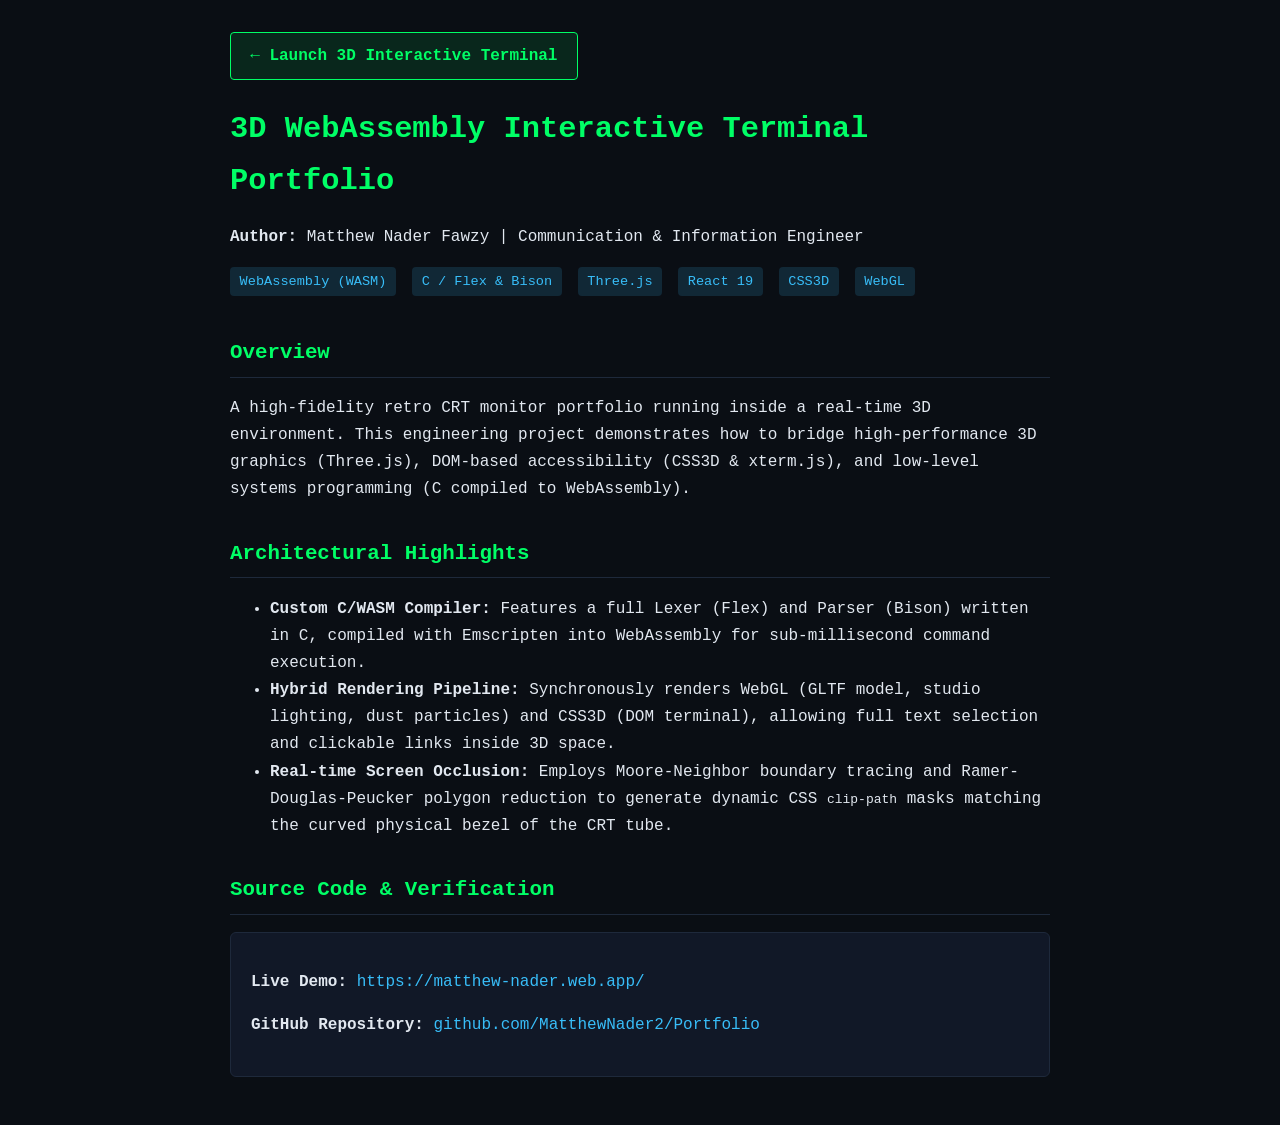
<file: frontend/public/projects/3d-crt-terminal-portfolio/index.html>
<!doctype html>
<html lang="en" prefix="og: https://ogp.me/ns#">
<head>
    <meta charset="UTF-8" />
    <meta name="viewport" content="width=device-width, initial-scale=1.0" />
    <title>3D WebAssembly CRT Terminal Portfolio | Matthew Nader</title>
    <meta name="title" content="3D WebAssembly CRT Terminal Portfolio | Matthew Nader" />
    <meta name="description" content="Retro 3D CRT terminal portfolio simulating Linux with a custom C compiler compiled to WebAssembly, engineered by Matthew Nader Fawzy." />
    <meta name="author" content="Matthew Nader Fawzy" />
    <link rel="canonical" href="https://matthew-nader.web.app/projects/3d-crt-terminal-portfolio/" />
    <link rel="icon" type="image/x-icon" href="/AppIcon.ico" />

    <!-- Open Graph -->
    <meta property="og:type" content="article" />
    <meta property="og:url" content="https://matthew-nader.web.app/projects/3d-crt-terminal-portfolio/" />
    <meta property="og:title" content="3D WebAssembly CRT Terminal Portfolio | Matthew Nader" />
    <meta property="og:description" content="Retro 3D CRT terminal portfolio simulating Linux with a custom C compiler compiled to WebAssembly, engineered by Matthew Nader Fawzy." />

    <!-- Structured Data (JSON-LD) -->
    <script type="application/ld+json">
    {
      "@context": "https://schema.org",
      "@type": "SoftwareSourceCode",
      "name": "3D WebAssembly Interactive Terminal Portfolio",
      "author": {
        "@type": "Person",
        "name": "Matthew Nader Fawzy",
        "url": "https://matthew-nader.web.app/"
      },
      "programmingLanguage": ["C", "WebAssembly", "JavaScript", "Three.js", "React"],
      "codeRepository": "https://github.com/MatthewNader2/Portfolio",
      "description": "High-performance hybrid 3D portfolio combining WebGL and CSS3D with an in-browser C command parser compiled via Emscripten to WebAssembly."
    }
    </script>
    <style>
        :root { --bg: #0a0e14; --card-bg: #111827; --text: #e2e8f0; --accent: #00ff66; --cyan: #38bdf8; --border: #1e293b; }
        body { background-color: var(--bg); color: var(--text); font-family: ui-monospace, monospace; line-height: 1.7; margin: 0; padding: 2rem 1rem; }
        .container { max-width: 820px; margin: 0 auto; }
        .back-btn { display: inline-block; background: rgba(0, 255, 102, 0.1); color: var(--accent); border: 1px solid var(--accent); padding: 0.6rem 1.2rem; text-decoration: none; font-weight: bold; border-radius: 4px; margin-bottom: 1.5rem; }
        .back-btn:hover { background: var(--accent); color: #000; }
        h1 { color: var(--accent); font-size: 1.9rem; margin: 0 0 0.5rem 0; }
        h2 { color: var(--accent); font-size: 1.3rem; border-bottom: 1px solid var(--border); padding-bottom: 0.4rem; margin-top: 2rem; }
        .badge { display: inline-block; background: rgba(56, 189, 248, 0.15); color: var(--cyan); font-size: 0.85rem; padding: 0.2rem 0.6rem; border-radius: 4px; margin-right: 0.4rem; margin-bottom: 0.4rem; }
        a { color: var(--cyan); text-decoration: none; }
        a:hover { text-decoration: underline; }
        .card { background: var(--card-bg); border: 1px solid var(--border); padding: 1.25rem; border-radius: 6px; margin: 1rem 0; }
    </style>
</head>
<body>
    <div class="container">
        <a href="/" class="back-btn">&larr; Launch 3D Interactive Terminal</a>
        <article>
            <header>
                <h1>3D WebAssembly Interactive Terminal Portfolio</h1>
                <p><strong>Author:</strong> Matthew Nader Fawzy | Communication & Information Engineer</p>
                <div>
                    <span class="badge">WebAssembly (WASM)</span>
                    <span class="badge">C / Flex & Bison</span>
                    <span class="badge">Three.js</span>
                    <span class="badge">React 19</span>
                    <span class="badge">CSS3D</span>
                    <span class="badge">WebGL</span>
                </div>
            </header>

            <h2>Overview</h2>
            <p>
                A high-fidelity retro CRT monitor portfolio running inside a real-time 3D environment. This engineering project demonstrates how to bridge high-performance 3D graphics (Three.js), DOM-based accessibility (CSS3D & xterm.js), and low-level systems programming (C compiled to WebAssembly).
            </p>

            <h2>Architectural Highlights</h2>
            <ul>
                <li><strong>Custom C/WASM Compiler:</strong> Features a full Lexer (Flex) and Parser (Bison) written in C, compiled with Emscripten into WebAssembly for sub-millisecond command execution.</li>
                <li><strong>Hybrid Rendering Pipeline:</strong> Synchronously renders WebGL (GLTF model, studio lighting, dust particles) and CSS3D (DOM terminal), allowing full text selection and clickable links inside 3D space.</li>
                <li><strong>Real-time Screen Occlusion:</strong> Employs Moore-Neighbor boundary tracing and Ramer-Douglas-Peucker polygon reduction to generate dynamic CSS <code>clip-path</code> masks matching the curved physical bezel of the CRT tube.</li>
            </ul>

            <h2>Source Code & Verification</h2>
            <div class="card">
                <p><strong>Live Demo:</strong> <a href="https://matthew-nader.web.app/">https://matthew-nader.web.app/</a></p>
                <p><strong>GitHub Repository:</strong> <a href="https://github.com/MatthewNader2/Portfolio" target="_blank" rel="noopener noreferrer">github.com/MatthewNader2/Portfolio</a></p>
            </div>
        </article>
    </div>
</body>
</html>
</file>
